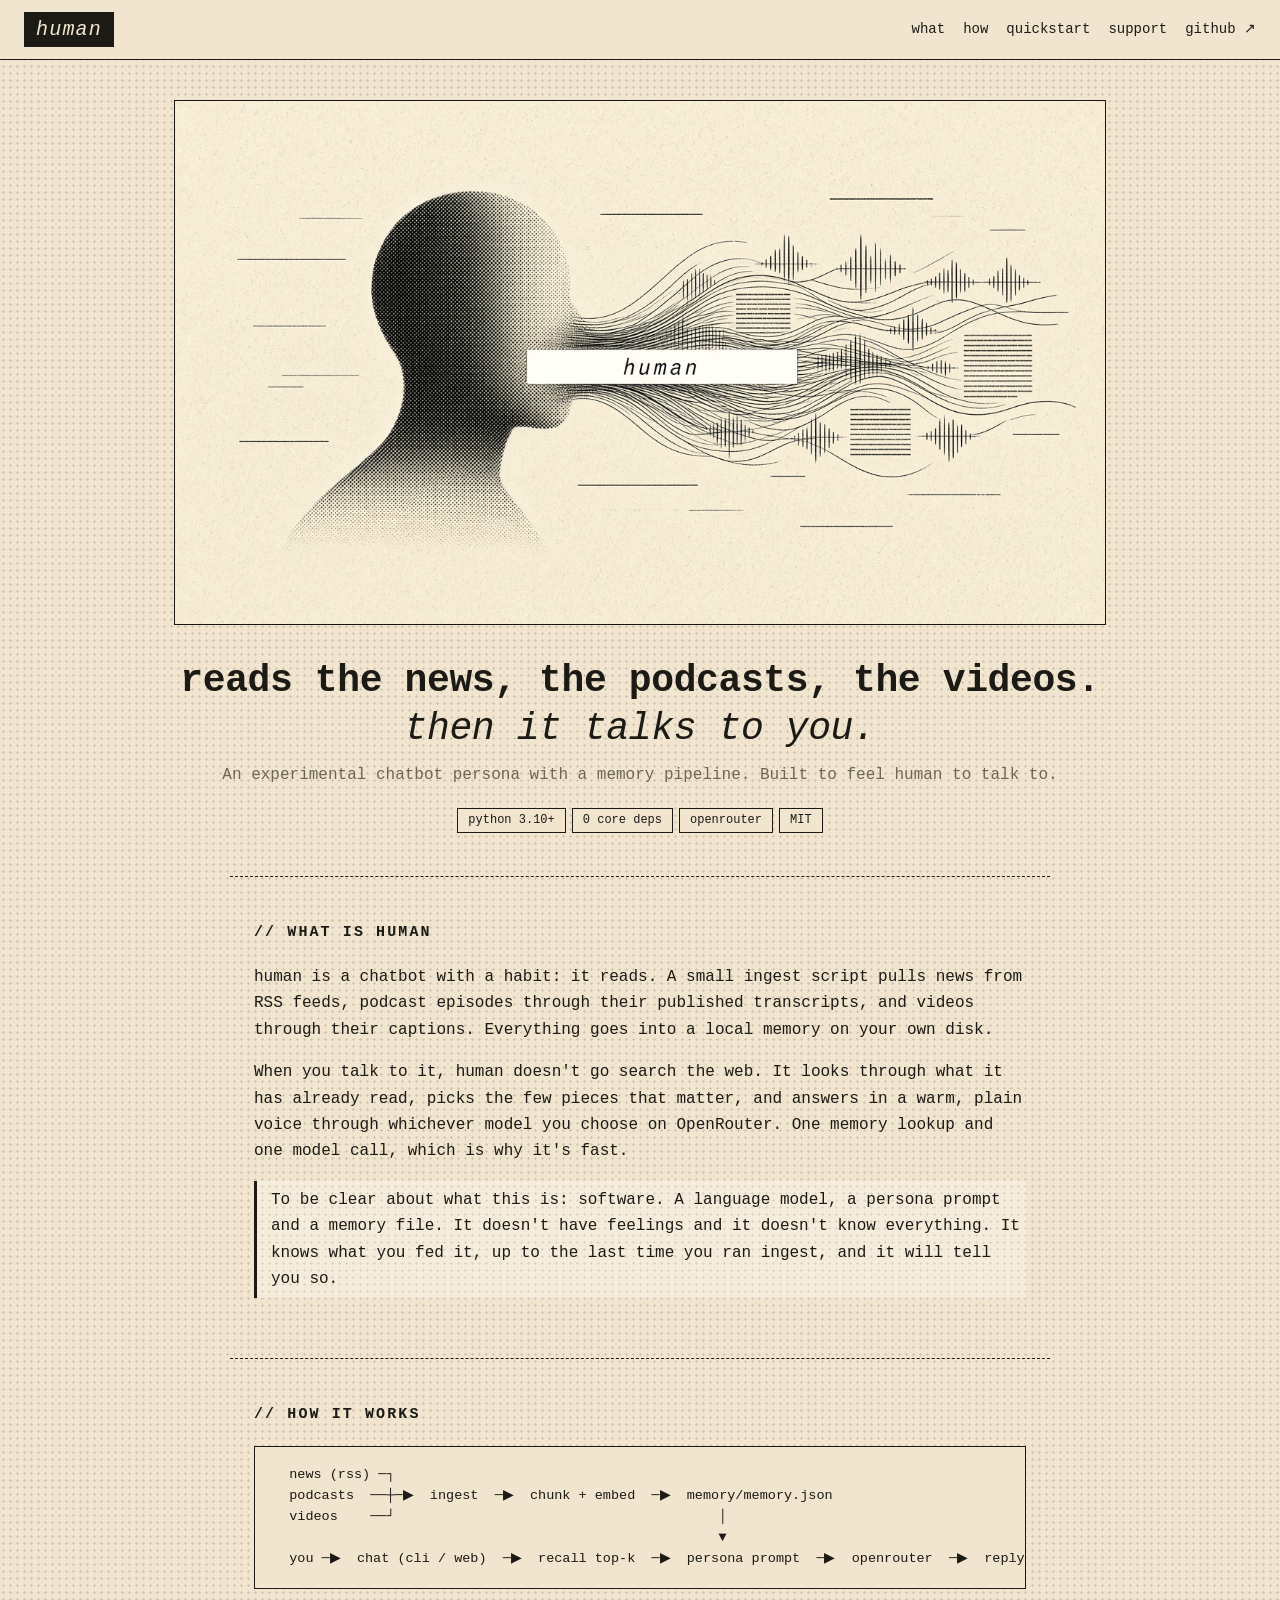
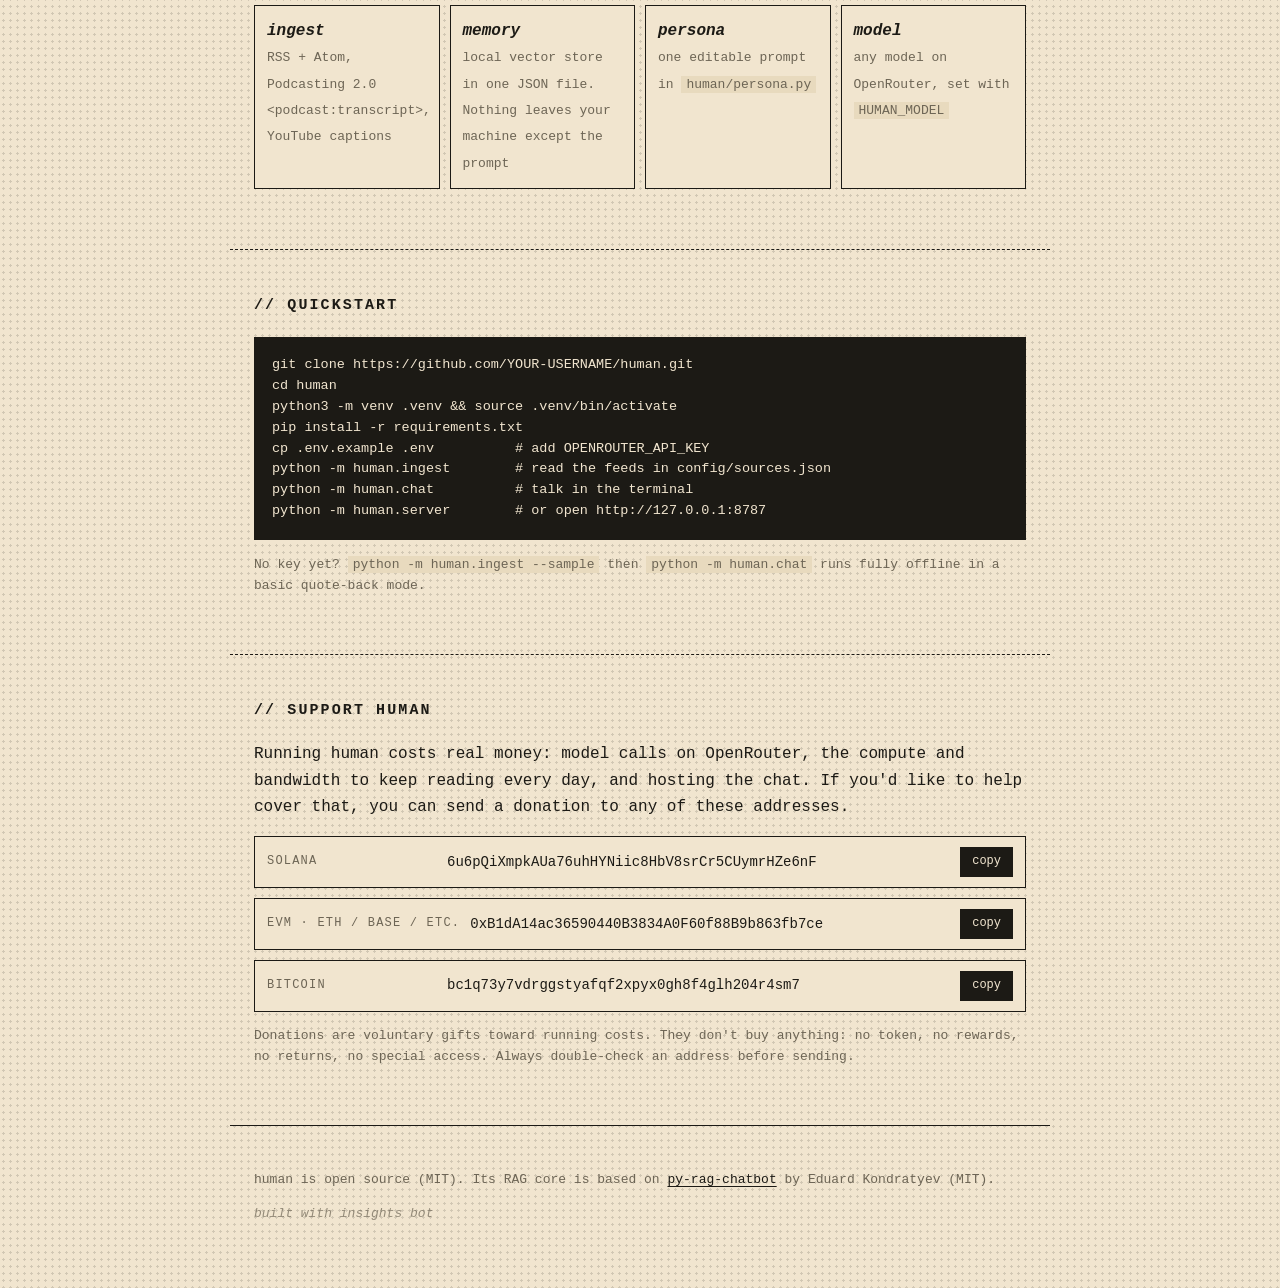
<file: docs/index.html>
<!doctype html>
<html lang="en">
<head>
<meta charset="utf-8">
<meta name="viewport" content="width=device-width,initial-scale=1">
<title>human: a chatbot that's been reading</title>
<meta name="description" content="human is an experimental chatbot persona. It reads news, podcast transcripts and video transcripts into a local memory, then talks to you from what it has read.">
<meta property="og:title" content="human">
<meta property="og:description" content="Reads the news, the podcasts, the videos. Then it talks to you.">
<meta property="og:image" content="https://YOUR-USERNAME.github.io/human/assets/og.jpg">
<meta property="og:type" content="website">
<meta name="twitter:card" content="summary_large_image">
<meta name="twitter:image" content="https://YOUR-USERNAME.github.io/human/assets/og.jpg">
<link rel="icon" href="assets/favicon.png">
<link rel="stylesheet" href="assets/style.css">
</head>
<body>
<nav class="top">
  <span class="mark">human</span>
  <span class="links"><a href="#what">what</a><a href="#how">how</a><a href="#start">quickstart</a><a href="#support">support</a><a href="https://github.com/YOUR-USERNAME/human">github ↗</a></span>
</nav>

<header class="hero">
  <img src="assets/human-hero.png" alt="Stippled ink drawing of a face whose hair turns into wires, with the word human across it" width="1280" height="720">
  <h1>reads the news, the podcasts, the videos.<br><em>then it talks to you.</em></h1>
  <p class="sub">An experimental chatbot persona with a memory pipeline. Built to feel human to talk to.</p>
  <p class="badges"><span>python 3.10+</span><span>0 core deps</span><span>openrouter</span><span>MIT</span></p>
</header>

<section id="what">
  <h2>// what is human</h2>
  <p>human is a chatbot with a habit: it reads. A small ingest script pulls news from RSS feeds, podcast episodes through their published transcripts, and videos through their captions. Everything goes into a local memory on your own disk.</p>
  <p>When you talk to it, human doesn't go search the web. It looks through what it has already read, picks the few pieces that matter, and answers in a warm, plain voice through whichever model you choose on OpenRouter. One memory lookup and one model call, which is why it's fast.</p>
  <p class="honest">To be clear about what this is: software. A language model, a persona prompt and a memory file. It doesn't have feelings and it doesn't know everything. It knows what you fed it, up to the last time you ran ingest, and it will tell you so.</p>
</section>

<section id="how">
  <h2>// how it works</h2>
<pre class="diagram">
  news (rss) ─┐
  podcasts  ──┼─▶  ingest  ─▶  chunk + embed  ─▶  memory/memory.json
  videos    ──┘                                        │
                                                       ▼
  you ─▶  chat (cli / web)  ─▶  recall top-k  ─▶  persona prompt  ─▶  openrouter  ─▶  reply
</pre>
  <ul class="grid">
    <li><b>ingest</b><span>RSS + Atom, Podcasting 2.0 &lt;podcast:transcript&gt;, YouTube captions</span></li>
    <li><b>memory</b><span>local vector store in one JSON file. Nothing leaves your machine except the prompt</span></li>
    <li><b>persona</b><span>one editable prompt in <code>human/persona.py</code></span></li>
    <li><b>model</b><span>any model on OpenRouter, set with <code>HUMAN_MODEL</code></span></li>
  </ul>
</section>

<section id="start">
  <h2>// quickstart</h2>
<pre><code>git clone https://github.com/YOUR-USERNAME/human.git
cd human
python3 -m venv .venv &amp;&amp; source .venv/bin/activate
pip install -r requirements.txt
cp .env.example .env          # add OPENROUTER_API_KEY
python -m human.ingest        # read the feeds in config/sources.json
python -m human.chat          # talk in the terminal
python -m human.server        # or open http://127.0.0.1:8787</code></pre>
  <p class="small">No key yet? <code>python -m human.ingest --sample</code> then <code>python -m human.chat</code> runs fully offline in a basic quote-back mode.</p>
</section>

<section id="support">
  <h2>// support human</h2>
  <p>Running human costs real money: model calls on OpenRouter, the compute and bandwidth to keep reading every day, and hosting the chat. If you'd like to help cover that, you can send a donation to any of these addresses.</p>
  <div class="addr"><span class="chain">solana</span><code id="a-sol">6u6pQiXmpkAUa76uhHYNiic8HbV8srCr5CUymrHZe6nF</code><button data-copy="a-sol">copy</button></div>
  <div class="addr"><span class="chain">evm · eth / base / etc.</span><code id="a-evm">0xB1dA14ac36590440B3834A0F60f88B9b863fb7ce</code><button data-copy="a-evm">copy</button></div>
  <div class="addr"><span class="chain">bitcoin</span><code id="a-btc">bc1q73y7vdrggstyafqf2xpyx0gh8f4glh204r4sm7</code><button data-copy="a-btc">copy</button></div>
  <p class="small">Donations are voluntary gifts toward running costs. They don't buy anything: no token, no rewards, no returns, no special access. Always double-check an address before sending.</p>
</section>

<footer>
  <p>human is open source (MIT). Its RAG core is based on <a href="https://github.com/eduardk89/py-rag-chatbot">py-rag-chatbot</a> by Eduard Kondratyev (MIT).</p>
  <p class="maker">built with insights bot</p>
</footer>

<script>
document.querySelectorAll('[data-copy]').forEach(b=>b.addEventListener('click',async()=>{
  const v=document.getElementById(b.dataset.copy).textContent;
  try{await navigator.clipboard.writeText(v);b.textContent='copied'}catch(e){b.textContent='select + copy'}
  setTimeout(()=>b.textContent='copy',1500);
}));
</script>
</body>
</html>
</file>
<file: docs/assets/style.css>
:root{--paper:#f1e5cf;--paper2:#e8dabe;--ink:#1c1a15;--muted:#6d6555;--dot:#1c1a1526}
*{box-sizing:border-box}
html{scroll-behavior:smooth}
body{margin:0;background:var(--paper);color:var(--ink);
  font:16px/1.65 ui-monospace,"JetBrains Mono","SFMono-Regular",Menlo,Consolas,monospace;
  background-image:radial-gradient(var(--dot) 1px,transparent 1.3px);background-size:7px 7px}
a{color:var(--ink);text-underline-offset:3px}
code{background:var(--paper2);padding:1px 5px}
.top{position:sticky;top:0;z-index:5;display:flex;justify-content:space-between;align-items:center;gap:12px;
  padding:12px 24px;background:var(--paper);border-bottom:1px solid var(--ink)}
.mark{font-style:italic;font-size:20px;letter-spacing:.06em;background:var(--ink);color:var(--paper);padding:1px 12px}
.links a{margin-left:18px;text-decoration:none;font-size:14px}
.links a:hover{text-decoration:underline}
.hero{max-width:980px;margin:0 auto;padding:40px 24px 24px;text-align:center}
.hero img{width:100%;height:auto;display:block;border:1px solid var(--ink);filter:contrast(1.05)}
h1{font-size:clamp(22px,3.6vw,38px);line-height:1.25;font-weight:600;margin:32px 0 10px;letter-spacing:-.01em}
h1 em{font-weight:400}
.sub{color:var(--muted);margin:0 0 16px}
.badges span{display:inline-block;border:1px solid var(--ink);padding:2px 10px;margin:3px;font-size:12px;background:var(--paper)}
section{max-width:820px;margin:0 auto;padding:44px 24px;border-top:1px dashed var(--ink)}
h2{font-size:15px;letter-spacing:.14em;text-transform:uppercase;margin:0 0 18px}
.honest{border-left:3px solid var(--ink);padding:6px 0 6px 14px;background:#ffffff40}
pre{background:var(--ink);color:var(--paper);padding:18px;overflow-x:auto;font-size:13.5px;line-height:1.55}
pre.diagram{background:var(--paper);color:var(--ink);border:1px solid var(--ink)}
.grid{list-style:none;padding:0;display:grid;grid-template-columns:repeat(auto-fit,minmax(170px,1fr));gap:10px}
.grid li{border:1px solid var(--ink);padding:12px;background:var(--paper)}
.grid b{display:block;font-style:italic}
.grid span{font-size:13px;color:var(--muted)}
.small{font-size:13px;color:var(--muted)}
.addr{display:flex;flex-wrap:wrap;align-items:center;gap:10px;border:1px solid var(--ink);background:var(--paper);padding:10px 12px;margin:10px 0}
.addr .chain{font-size:12px;text-transform:uppercase;letter-spacing:.1em;min-width:170px;color:var(--muted)}
.addr code{flex:1;word-break:break-all;background:none;padding:0;font-size:14px}
.addr button{font:inherit;font-size:12px;background:var(--ink);color:var(--paper);border:0;padding:5px 12px;cursor:pointer}
footer{max-width:820px;margin:0 auto;padding:30px 24px 50px;border-top:1px solid var(--ink);font-size:13px;color:var(--muted)}
.maker{font-style:italic;opacity:.7}
@media (max-width:640px){.links a:not(:last-child){display:none}.hero{padding-top:20px}}
pre code{background:none;padding:0;color:inherit}
</file>
